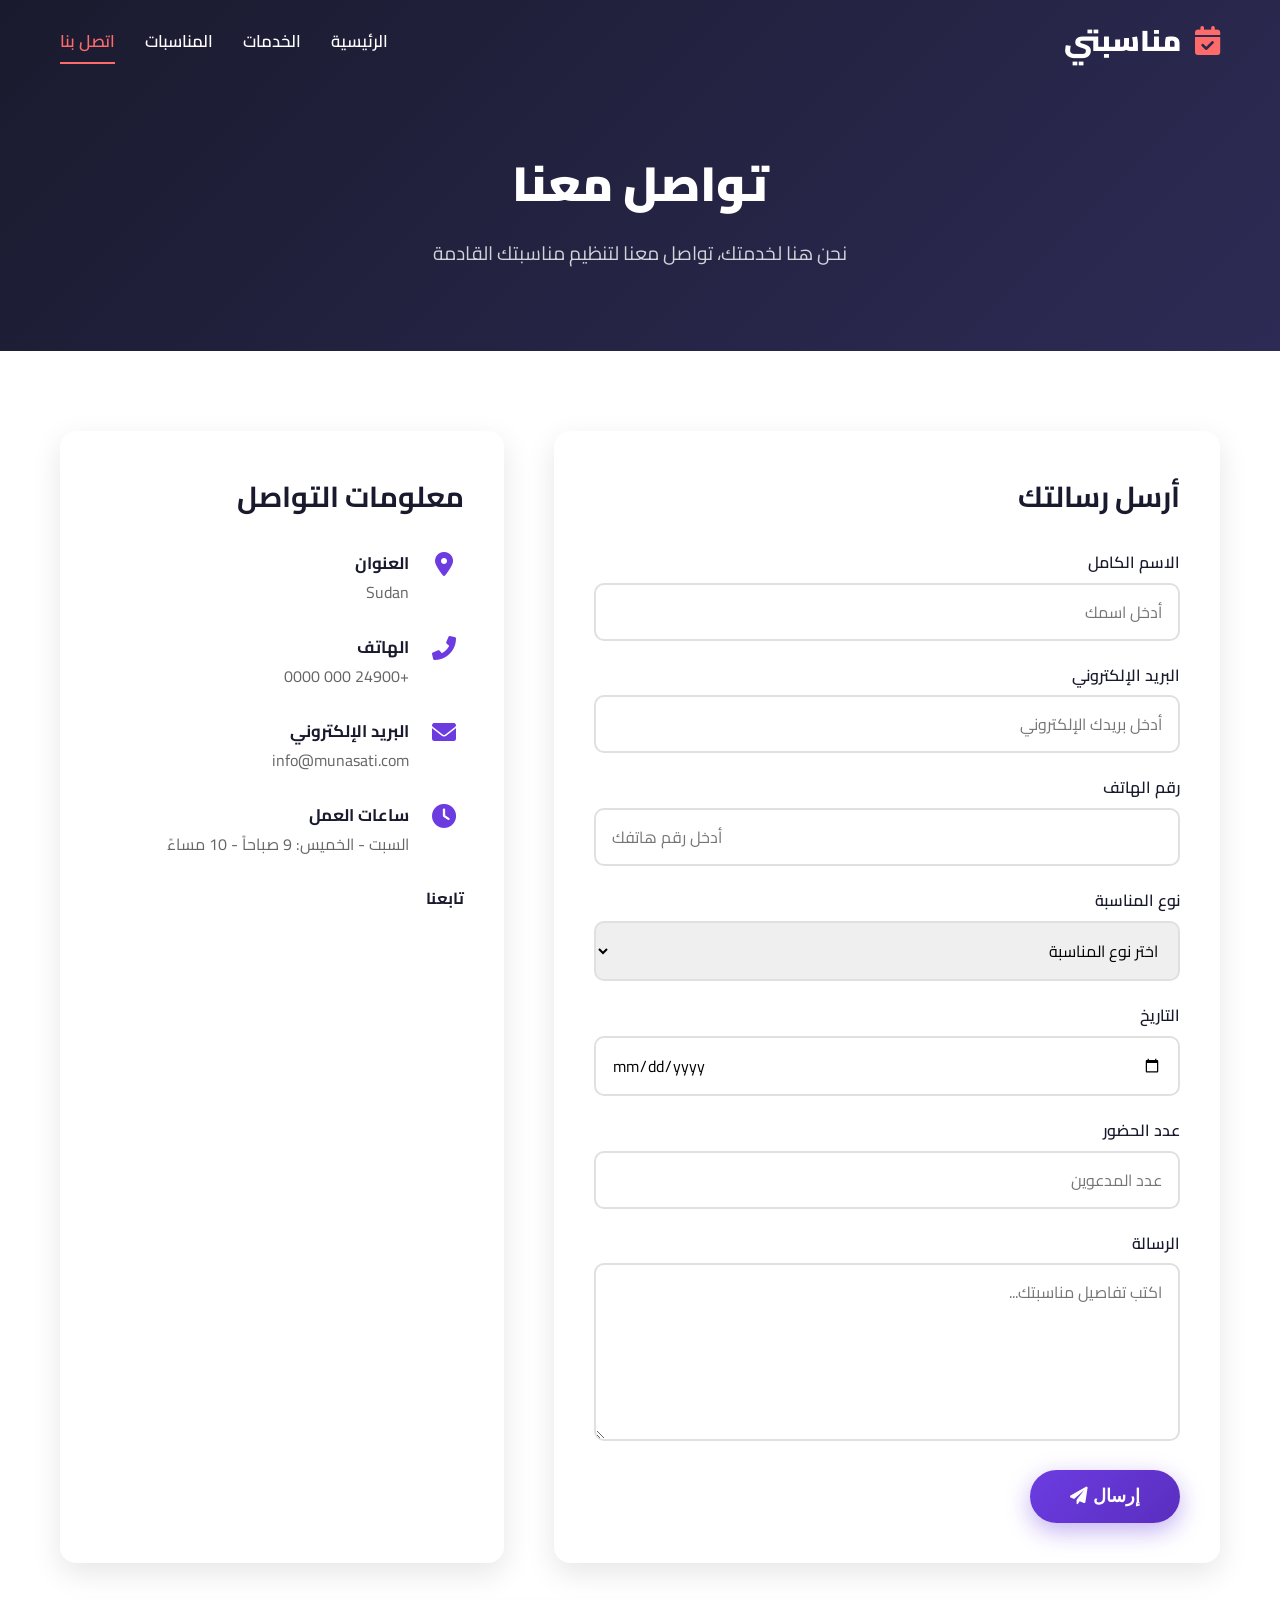
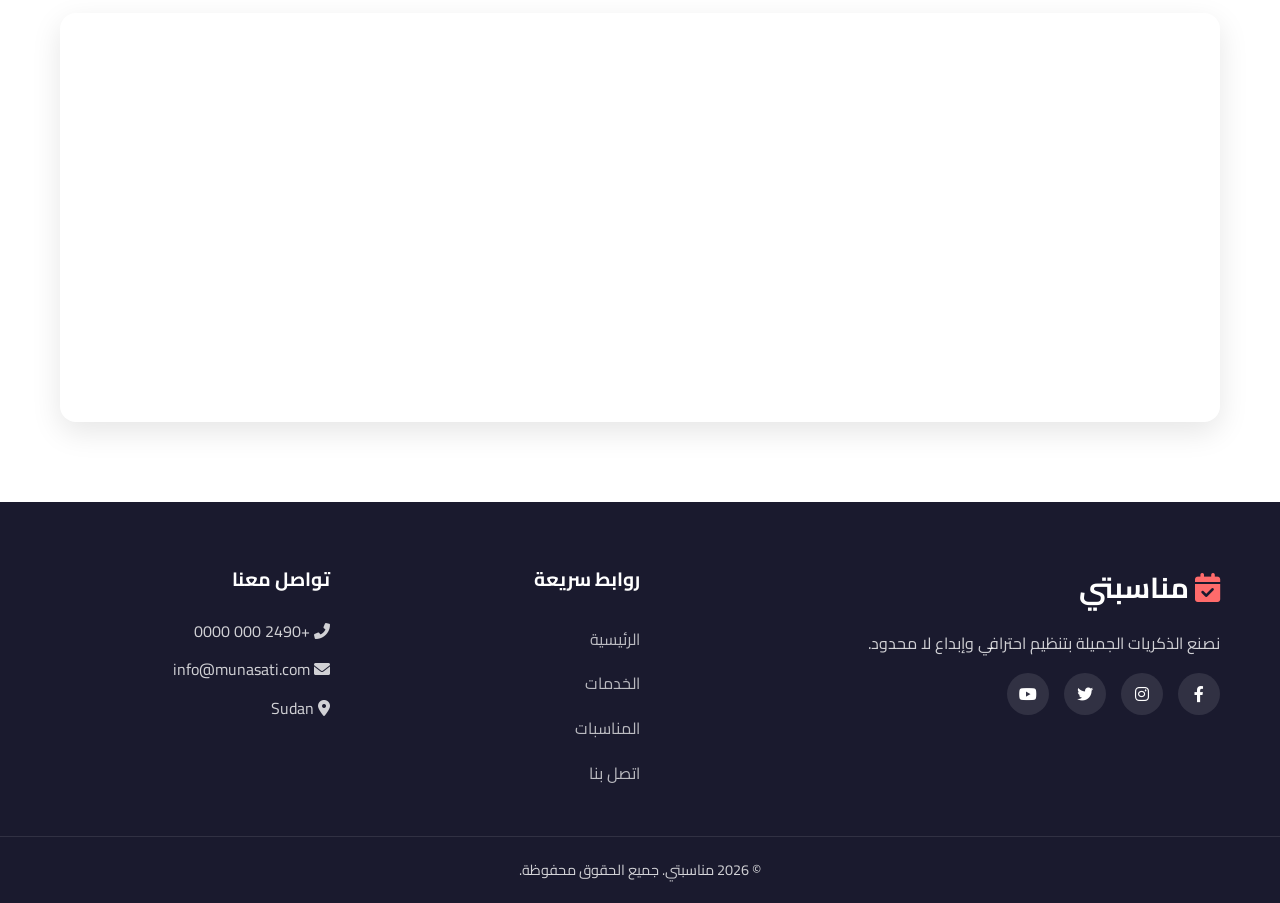
<file: contact.html>
<!DOCTYPE html>
<html lang="ar" dir="rtl">
<head>
    <meta charset="UTF-8">
    <meta name="viewport" content="width=device-width, initial-scale=1.0">
    <title>اتصل بنا | مناسبتي</title>
    <link rel="preconnect" href="https://fonts.googleapis.com">
    <link rel="preconnect" href="https://fonts.gstatic.com" crossorigin>
    <link href="https://fonts.googleapis.com/css2?family=Cairo:wght@300;400;600;700;900&display=swap" rel="stylesheet">
    <link rel="stylesheet" href="https://cdnjs.cloudflare.com/ajax/libs/font-awesome/6.0.0-beta3/css/all.min.css">
    <link rel="stylesheet" href="css/style.css">
</head>
<body>
    <!-- الهيدر -->
    <header class="header" id="header">
        <div class="container header-container">
            <div class="logo">
                <a href="index.html"><i class="fas fa-calendar-check"></i> مناسبتي</a>
            </div>
            <nav class="navbar" id="navbar">
                <ul class="nav-menu">
                    <li><a href="index.html">الرئيسية</a></li>
                    <li><a href="services.html">الخدمات</a></li>
                    <li><a href="events.html">المناسبات</a></li>
                    <li><a href="contact.html" class="active">اتصل بنا</a></li>
                </ul>
                <div class="hamburger" id="hamburger">
                    <span class="bar"></span>
                    <span class="bar"></span>
                    <span class="bar"></span>
                </div>
            </nav>
        </div>
    </header>

    <main>
        <!-- عنوان الصفحة -->
        <section class="page-header section-padding">
            <div class="container">
                <h1>تواصل معنا</h1>
                <p>نحن هنا لخدمتك، تواصل معنا لتنظيم مناسبتك القادمة</p>
            </div>
        </section>

        <!-- نموذج الاتصال ومعلومات التواصل -->
        <section class="contact-section section-padding">
            <div class="container">
                <div class="contact-grid">
                    <!-- نموذج الاتصال -->
                    <div class="contact-form">
                        <h3>أرسل رسالتك</h3>
                        <form id="contactForm">
                            <div class="form-group">
                                <label for="name">الاسم الكامل</label>
                                <input type="text" id="name" placeholder="أدخل اسمك" required>
                            </div>
                            <div class="form-group">
                                <label for="email">البريد الإلكتروني</label>
                                <input type="email" id="email" placeholder="أدخل بريدك الإلكتروني" required>
                            </div>
                            <div class="form-group">
                                <label for="phone">رقم الهاتف</label>
                                <input type="tel" id="phone" placeholder="أدخل رقم هاتفك" required>
                            </div>
                            <div class="form-group">
                                <label for="eventType">نوع المناسبة</label>
                                <select id="eventType" required>
                                    <option value="">اختر نوع المناسبة</option>
                                    <option value="زفاف">حفل زفاف</option>
                                    <option value="تخرج">حفل تخرج</option>
                                    <option value="مؤتمر">مؤتمر</option>
                                    <option value="عيد ميلاد">عيد ميلاد</option>
                                    <option value="اجتماع">اجتماع</option>
                                    <option value="خاص">مناسبة خاصة</option>
                                </select>
                            </div>
                            <div class="form-group">
                                <label for="eventDate">التاريخ</label>
                                <input type="date" id="eventDate" required>
                            </div>
                            <div class="form-group">
                                <label for="guests">عدد الحضور</label>
                                <input type="number" id="guests" placeholder="عدد المدعوين" min="1" required>
                            </div>
                            <div class="form-group">
                                <label for="message">الرسالة</label>
                                <textarea id="message" rows="5" placeholder="اكتب تفاصيل مناسبتك..." required></textarea>
                            </div>
                            <button type="submit" class="btn btn-primary">إرسال <i class="fas fa-paper-plane"></i></button>
                        </form>
                        <div id="formMessage" class="form-message"></div>
                    </div>

                    <!-- معلومات التواصل -->
                    <div class="contact-info">
                        <h3>معلومات التواصل</h3>
                        <div class="info-item">
                            <i class="fas fa-map-marker-alt"></i>
                            <div>
                                <h4>العنوان</h4>
                                <p>Sudan</p>
                            </div>
                        </div>
                        <div class="info-item">
                            <i class="fas fa-phone-alt"></i>
                            <div>
                                <h4>الهاتف</h4>
                                <p>+24900 000 0000</p>
                            </div>
                        </div>
                        <div class="info-item">
                            <i class="fas fa-envelope"></i>
                            <div>
                                <h4>البريد الإلكتروني</h4>
                                <p>info@munasati.com</p>
                            </div>
                        </div>
                        <div class="info-item">
                            <i class="fas fa-clock"></i>
                            <div>
                                <h4>ساعات العمل</h4>
                                <p>السبت - الخميس: 9 صباحاً - 10 مساءً</p>
                            </div>
                        </div>
                        <div class="social-media">
                            <h4>تابعنا</h4>
                            <div class="social-icons">
                                <a href="#"><i class="fab fa-facebook-f"></i></a>
                                <a href="#"><i class="fab fa-instagram"></i></a>
                                <a href="#"><i class="fab fa-twitter"></i></a>
                                <a href="#"><i class="fab fa-youtube"></i></a>
                            </div>
                        </div>
                    </div>
                </div>

                <!-- خريطة Google Placeholder -->
                <div class="map-container">
                    <iframe src="https://www.google.com/maps/embed?pb=!1m18!1m12!1m3!1d3620.002!2d46.6753!3d24.7136!2m3!1f0!2f0!3f0!3m2!1i1024!2i768!4f13.1!3m3!1m2!1s0x3e2f0f0f0f0f0f0f%3A0x0!2zMjTCsDQyJzQ5LjAiTiA0NsKwNDAnMzEuMCJF!5e0!3m2!1sar!2ssa!4v1620000000000" width="100%" height="400" style="border:0;" allowfullscreen="" loading="lazy"></iframe>
                </div>
            </div>
        </section>
    </main>

    <!-- الفوتر -->
    <footer class="footer">
        <div class="container footer-grid">
            <div class="footer-col">
                <h3><i class="fas fa-calendar-check"></i> مناسبتي</h3>
                <p>نصنع الذكريات الجميلة بتنظيم احترافي وإبداع لا محدود.</p>
                <div class="social-icons">
                    <a href="#"><i class="fab fa-facebook-f"></i></a>
                    <a href="#"><i class="fab fa-instagram"></i></a>
                    <a href="#"><i class="fab fa-twitter"></i></a>
                    <a href="#"><i class="fab fa-youtube"></i></a>
                </div>
            </div>
            <div class="footer-col">
                <h4>روابط سريعة</h4>
                <ul>
                    <li><a href="index.html">الرئيسية</a></li>
                    <li><a href="services.html">الخدمات</a></li>
                    <li><a href="events.html">المناسبات</a></li>
                    <li><a href="contact.html">اتصل بنا</a></li>
                </ul>
            </div>
            <div class="footer-col">
                <h4>تواصل معنا</h4>
                <p><i class="fas fa-phone-alt"></i> +2490 000 0000</p>
                <p><i class="fas fa-envelope"></i> info@munasati.com</p>
                <p><i class="fas fa-map-marker-alt"></i> Sudan </p>
            </div>
        </div>
        <div class="footer-bottom">
            <p>&copy; 2026 مناسبتي. جميع الحقوق محفوظة.</p>
        </div>
    </footer>

    <button id="back-to-top" class="back-to-top"><i class="fas fa-chevron-up"></i></button>
    <script src="js/script.js"></script>
</body>
</html>
</file>
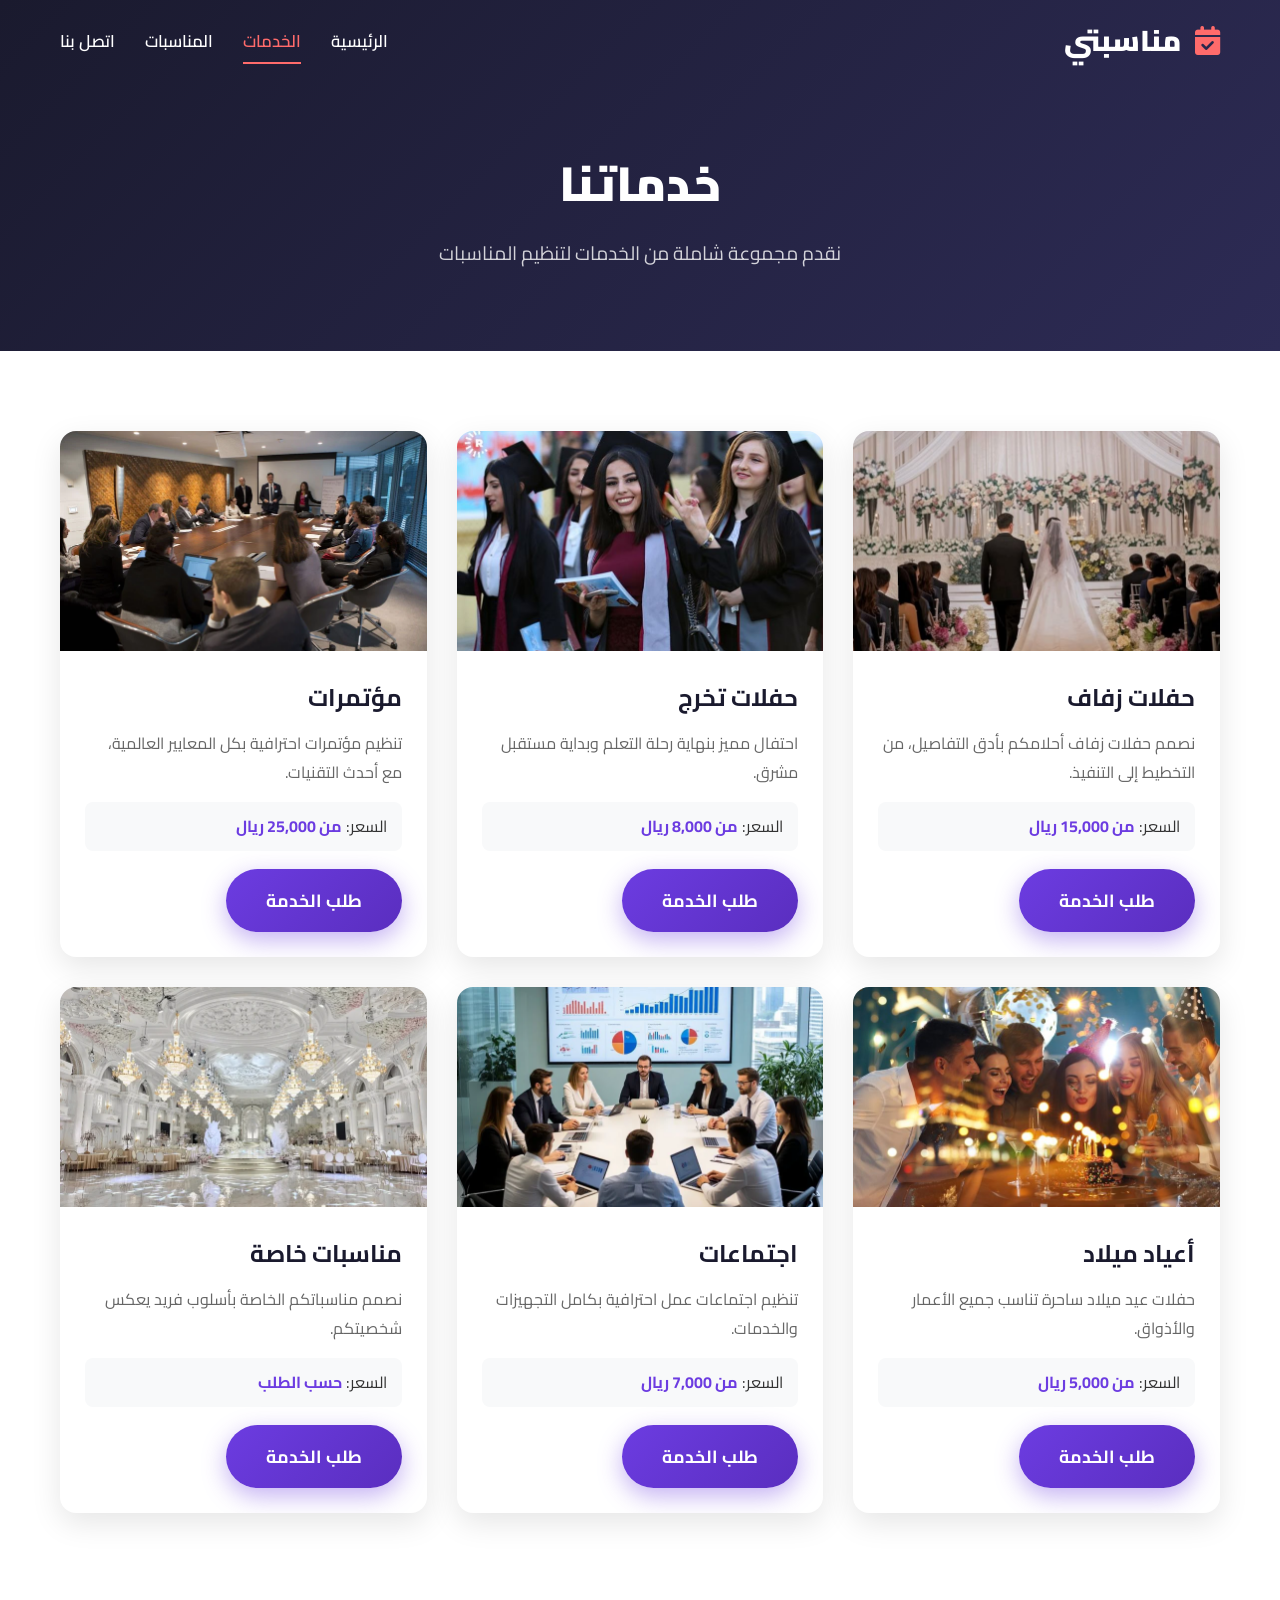
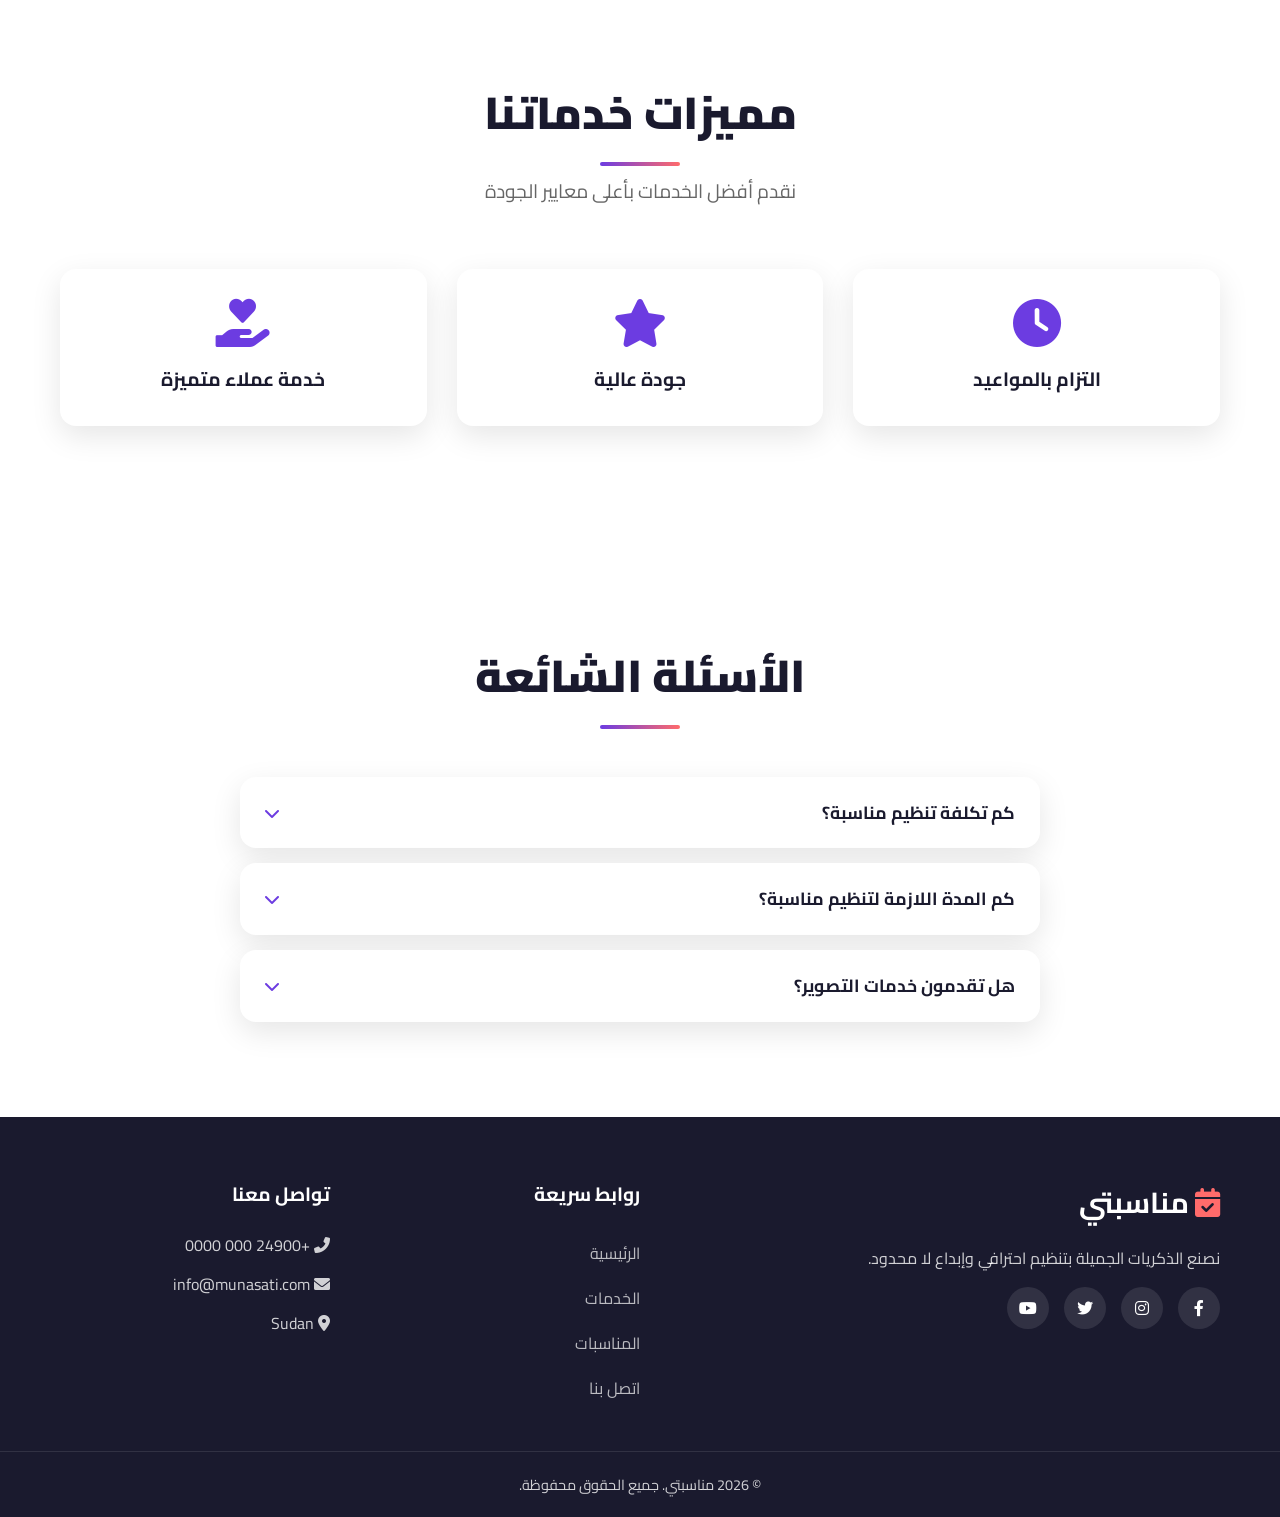
<file: services.html>
<!DOCTYPE html>
<html lang="ar" dir="rtl">
<head>
    <meta charset="UTF-8">
    <meta name="viewport" content="width=device-width, initial-scale=1.0">
    <title>خدماتنا | مناسبتي</title>
    <link rel="preconnect" href="https://fonts.googleapis.com">
    <link rel="preconnect" href="https://fonts.gstatic.com" crossorigin>
    <link href="https://fonts.googleapis.com/css2?family=Cairo:wght@300;400;600;700;900&display=swap" rel="stylesheet">
    <link rel="stylesheet" href="https://cdnjs.cloudflare.com/ajax/libs/font-awesome/6.0.0-beta3/css/all.min.css">
    <link rel="stylesheet" href="css/style.css">
</head>
<body>
    <!-- الهيدر -->
    <header class="header" id="header">
        <div class="container header-container">
            <div class="logo">
                <a href="index.html"><i class="fas fa-calendar-check"></i> مناسبتي</a>
            </div>
            <nav class="navbar" id="navbar">
                <ul class="nav-menu">
                    <li><a href="index.html">الرئيسية</a></li>
                    <li><a href="services.html" class="active">الخدمات</a></li>
                    <li><a href="events.html">المناسبات</a></li>
                    <li><a href="contact.html">اتصل بنا</a></li>
                </ul>
                <div class="hamburger" id="hamburger">
                    <span class="bar"></span>
                    <span class="bar"></span>
                    <span class="bar"></span>
                </div>
            </nav>
        </div>
    </header>

    <main>
        <!-- عنوان الصفحة -->
        <section class="page-header section-padding">
            <div class="container">
                <h1>خدماتنا</h1>
                <p>نقدم مجموعة شاملة من الخدمات لتنظيم المناسبات</p>
            </div>
        </section>

        <!-- قائمة الخدمات -->
        <section class="services-full section-padding">
            <div class="container">
                <div class="services-grid-full">
                    <!-- خدمة 1 -->
                    <div class="service-card-full">
                        <img src="images/service1.jpg" alt="حفلات زفاف">
                        <div class="service-content">
                            <h3>حفلات زفاف</h3>
                            <p>نصمم حفلات زفاف أحلامكم بأدق التفاصيل، من التخطيط إلى التنفيذ.</p>
                            <div class="service-price">
                                <span>السعر: <strong>من 15,000 ريال</strong></span>
                            </div>
                            <a href="contact.html" class="btn btn-primary">طلب الخدمة</a>
                        </div>
                    </div>
                    <!-- خدمة 2 -->
                    <div class="service-card-full">
                        <img src="images/service2.jpg" alt="حفلات تخرج">
                        <div class="service-content">
                            <h3>حفلات تخرج</h3>
                            <p>احتفال مميز بنهاية رحلة التعلم وبداية مستقبل مشرق.</p>
                            <div class="service-price">
                                <span>السعر: <strong>من 8,000 ريال</strong></span>
                            </div>
                            <a href="contact.html" class="btn btn-primary">طلب الخدمة</a>
                        </div>
                    </div>
                    <!-- خدمة 3 -->
                    <div class="service-card-full">
                        <img src="images/service3.jpg" alt="مؤتمرات">
                        <div class="service-content">
                            <h3>مؤتمرات</h3>
                            <p>تنظيم مؤتمرات احترافية بكل المعايير العالمية، مع أحدث التقنيات.</p>
                            <div class="service-price">
                                <span>السعر: <strong>من 25,000 ريال</strong></span>
                            </div>
                            <a href="contact.html" class="btn btn-primary">طلب الخدمة</a>
                        </div>
                    </div>
                    <!-- خدمة 4 -->
                    <div class="service-card-full">
                        <img src="images/service4.jpg" alt="أعياد ميلاد">
                        <div class="service-content">
                            <h3>أعياد ميلاد</h3>
                            <p>حفلات عيد ميلاد ساحرة تناسب جميع الأعمار والأذواق.</p>
                            <div class="service-price">
                                <span>السعر: <strong>من 5,000 ريال</strong></span>
                            </div>
                            <a href="contact.html" class="btn btn-primary">طلب الخدمة</a>
                        </div>
                    </div>
                    <!-- خدمة 5 -->
                    <div class="service-card-full">
                        <img src="images/service5.jpg" alt="اجتماعات">
                        <div class="service-content">
                            <h3>اجتماعات</h3>
                            <p>تنظيم اجتماعات عمل احترافية بكامل التجهيزات والخدمات.</p>
                            <div class="service-price">
                                <span>السعر: <strong>من 7,000 ريال</strong></span>
                            </div>
                            <a href="contact.html" class="btn btn-primary">طلب الخدمة</a>
                        </div>
                    </div>
                    <!-- خدمة 6 -->
                    <div class="service-card-full">
                        <img src="images/service6.jpg" alt="مناسبات خاصة">
                        <div class="service-content">
                            <h3>مناسبات خاصة</h3>
                            <p>نصمم مناسباتكم الخاصة بأسلوب فريد يعكس شخصيتكم.</p>
                            <div class="service-price">
                                <span>السعر: <strong>حسب الطلب</strong></span>
                            </div>
                            <a href="contact.html" class="btn btn-primary">طلب الخدمة</a>
                        </div>
                    </div>
                </div>
            </div>
        </section>

        <!-- المميزات -->
        <section class="features section-padding">
            <div class="container">
                <div class="section-title">
                    <h2>مميزات خدماتنا</h2>
                    <p>نقدم أفضل الخدمات بأعلى معايير الجودة</p>
                </div>
                <div class="features-grid">
                    <div class="feature-item">
                        <i class="fas fa-clock"></i>
                        <h4>التزام بالمواعيد</h4>
                    </div>
                    <div class="feature-item">
                        <i class="fas fa-star"></i>
                        <h4>جودة عالية</h4>
                    </div>
                    <div class="feature-item">
                        <i class="fas fa-hand-holding-heart"></i>
                        <h4>خدمة عملاء متميزة</h4>
                    </div>
                </div>
            </div>
        </section>

        <!-- الأسئلة الشائعة FAQ -->
        <section class="faq section-padding">
            <div class="container">
                <div class="section-title">
                    <h2>الأسئلة الشائعة</h2>
                </div>
                <div class="faq-grid">
                    <div class="faq-item">
                        <div class="faq-question">
                            <h4>كم تكلفة تنظيم مناسبة؟</h4>
                            <i class="fas fa-chevron-down"></i>
                        </div>
                        <div class="faq-answer">
                            <p>التكلفة تعتمد على نوع المناسبة وعدد الحضور والخدمات المطلوبة. نقدم عروضاً تناسب جميع الميزانيات.</p>
                        </div>
                    </div>
                    <div class="faq-item">
                        <div class="faq-question">
                            <h4>كم المدة اللازمة لتنظيم مناسبة؟</h4>
                            <i class="fas fa-chevron-down"></i>
                        </div>
                        <div class="faq-answer">
                            <p>تختلف المدة حسب حجم المناسبة، لكن في المتوسط نحتاج من أسبوعين إلى شهر للتخطيط والتنفيذ.</p>
                        </div>
                    </div>
                    <div class="faq-item">
                        <div class="faq-question">
                            <h4>هل تقدمون خدمات التصوير؟</h4>
                            <i class="fas fa-chevron-down"></i>
                        </div>
                        <div class="faq-answer">
                            <p>نعم، نتعاون مع أفضل المصورين لتوثيق مناسباتكم بأعلى جودة.</p>
                        </div>
                    </div>
                </div>
            </div>
        </section>
    </main>

    <!-- الفوتر -->
    <footer class="footer">
        <div class="container footer-grid">
            <div class="footer-col">
                <h3><i class="fas fa-calendar-check"></i> مناسبتي</h3>
                <p>نصنع الذكريات الجميلة بتنظيم احترافي وإبداع لا محدود.</p>
                <div class="social-icons">
                    <a href="#"><i class="fab fa-facebook-f"></i></a>
                    <a href="#"><i class="fab fa-instagram"></i></a>
                    <a href="#"><i class="fab fa-twitter"></i></a>
                    <a href="#"><i class="fab fa-youtube"></i></a>
                </div>
            </div>
            <div class="footer-col">
                <h4>روابط سريعة</h4>
                <ul>
                    <li><a href="index.html">الرئيسية</a></li>
                    <li><a href="services.html">الخدمات</a></li>
                    <li><a href="events.html">المناسبات</a></li>
                    <li><a href="contact.html">اتصل بنا</a></li>
                </ul>
            </div>
            <div class="footer-col">
                <h4>تواصل معنا</h4>
                <p><i class="fas fa-phone-alt"></i> +24900 000 0000</p>
                <p><i class="fas fa-envelope"></i> info@munasati.com</p>
                <p><i class="fas fa-map-marker-alt"></i> Sudan</p>
            </div>
        </div>
        <div class="footer-bottom">
            <p>&copy; 2026 مناسبتي. جميع الحقوق محفوظة.</p>
        </div>
    </footer>

    <button id="back-to-top" class="back-to-top"><i class="fas fa-chevron-up"></i></button>
    <script src="js/script.js"></script>
</body>
</html>
</file>
<file: css/style.css>
/* ===== RESET & BASE ===== */
* {
    margin: 0;
    padding: 0;
    box-sizing: border-box;
}

:root {
    --primary: #6C3CE1;
    --primary-dark: #5A2EBF;
    --primary-light: #8B6BE8;
    --secondary: #FF6B6B;
    --dark: #1A1A2E;
    --gray: #F8F9FA;
    --text: #333;
    --white: #fff;
    --shadow: 0 10px 30px rgba(0,0,0,0.1);
    --shadow-hover: 0 15px 40px rgba(108, 60, 225, 0.25);
    --transition: all 0.4s cubic-bezier(0.25, 0.46, 0.45, 0.94);
    --radius: 16px;
}

body {
    font-family: 'Cairo', sans-serif;
    background: var(--white);
    color: var(--text);
    line-height: 1.8;
    overflow-x: hidden;
}

.container {
    max-width: 1200px;
    margin: 0 auto;
    padding: 0 20px;
}

.section-padding {
    padding: 80px 0;
}

.section-title {
    text-align: center;
    margin-bottom: 60px;
}

.section-title h2 {
    font-size: 2.8rem;
    font-weight: 900;
    color: var(--dark);
    position: relative;
    display: inline-block;
}

.section-title h2::after {
    content: '';
    position: absolute;
    bottom: -12px;
    left: 50%;
    transform: translateX(-50%);
    width: 80px;
    height: 4px;
    background: linear-gradient(90deg, var(--primary), var(--secondary));
    border-radius: 4px;
}

.section-title p {
    font-size: 1.2rem;
    color: #666;
    margin-top: 20px;
}

img {
    max-width: 100%;
    height: auto;
    display: block;
}

/* ===== HEADER ===== */
.header {
    position: fixed;
    top: 0;
    left: 0;
    right: 0;
    z-index: 1000;
    background: transparent;
    transition: var(--transition);
    padding: 15px 0;
}

.header.scrolled {
    background: rgba(26, 26, 46, 0.95);
    backdrop-filter: blur(10px);
    box-shadow: 0 4px 20px rgba(0,0,0,0.2);
    padding: 10px 0;
}

.header-container {
    display: flex;
    justify-content: space-between;
    align-items: center;
}

.logo a {
    font-size: 1.8rem;
    font-weight: 900;
    color: var(--white);
    text-decoration: none;
    transition: var(--transition);
}

.logo a i {
    color: var(--secondary);
    margin-left: 8px;
}

.nav-menu {
    display: flex;
    list-style: none;
    gap: 30px;
}

.nav-menu a {
    color: var(--white);
    text-decoration: none;
    font-weight: 600;
    font-size: 1.05rem;
    transition: var(--transition);
    position: relative;
    padding: 5px 0;
}

.nav-menu a::after {
    content: '';
    position: absolute;
    bottom: -2px;
    left: 0;
    width: 0;
    height: 2px;
    background: var(--secondary);
    transition: var(--transition);
}

.nav-menu a:hover::after,
.nav-menu a.active::after {
    width: 100%;
}

.nav-menu a.active {
    color: var(--secondary);
}

.hamburger {
    display: none;
    flex-direction: column;
    cursor: pointer;
    gap: 6px;
}

.hamburger .bar {
    width: 28px;
    height: 3px;
    background: var(--white);
    border-radius: 4px;
    transition: var(--transition);
}

.hamburger.active .bar:nth-child(1) {
    transform: rotate(45deg) translate(6px, 6px);
}

.hamburger.active .bar:nth-child(2) {
    opacity: 0;
}

.hamburger.active .bar:nth-child(3) {
    transform: rotate(-45deg) translate(6px, -6px);
}

/* ===== HERO ===== */
.hero {
    position: relative;
    height: 100vh;
    min-height: 600px;
    display: flex;
    align-items: center;
    justify-content: center;
    text-align: center;
    background: linear-gradient(135deg, var(--dark), #2D2B55);
    overflow: hidden;
}

.hero-overlay {
    position: absolute;
    top: 0;
    left: 0;
    right: 0;
    bottom: 0;
    background: url('https://images.unsplash.com/photo-1511795409834-ef04bbd61622?ixlib=rb-4.0.3&auto=format&fit=crop&w=1920&q=80') center/cover no-repeat;
    opacity: 0.3;
    z-index: 1;
}

.hero-content {
    position: relative;
    z-index: 2;
    color: var(--white);
    animation: fadeInUp 1s ease;
}

.hero-content h1 {
    font-size: 4rem;
    font-weight: 900;
    margin-bottom: 20px;
    text-shadow: 0 4px 20px rgba(0,0,0,0.3);
}

.hero-content p {
    font-size: 1.4rem;
    margin-bottom: 40px;
    opacity: 0.9;
}

.btn {
    display: inline-block;
    padding: 16px 40px;
    border-radius: 50px;
    text-decoration: none;
    font-weight: 700;
    font-size: 1.1rem;
    transition: var(--transition);
    border: none;
    cursor: pointer;
}

.btn-primary {
    background: linear-gradient(135deg, var(--primary), var(--primary-dark));
    color: var(--white);
    box-shadow: 0 8px 25px rgba(108, 60, 225, 0.4);
}

.btn-primary:hover {
    transform: translateY(-3px) scale(1.02);
    box-shadow: 0 12px 35px rgba(108, 60, 225, 0.5);
}

.btn-outline {
    display: inline-block;
    padding: 10px 28px;
    border-radius: 50px;
    text-decoration: none;
    font-weight: 600;
    border: 2px solid var(--primary);
    color: var(--primary);
    transition: var(--transition);
}

.btn-outline:hover {
    background: var(--primary);
    color: var(--white);
    transform: translateY(-2px);
}

/* ===== ABOUT ===== */
.about-grid {
    display: grid;
    grid-template-columns: 1fr 1fr;
    gap: 60px;
    align-items: center;
}

.about-text h3 {
    font-size: 2rem;
    margin-bottom: 20px;
    color: var(--dark);
}

.about-text ul {
    list-style: none;
    margin-top: 20px;
}

.about-text ul li {
    padding: 8px 0;
    display: flex;
    align-items: center;
    gap: 10px;
}

.about-text ul li i {
    color: var(--primary);
    font-size: 1.3rem;
}

.about-image {
    border-radius: var(--radius);
    overflow: hidden;
    box-shadow: var(--shadow);
    transition: var(--transition);
}

.about-image:hover {
    transform: scale(1.02);
    box-shadow: var(--shadow-hover);
}

/* ===== SERVICES SHORT ===== */
.services-grid {
    display: grid;
    grid-template-columns: repeat(3, 1fr);
    gap: 30px;
}

.service-card {
    background: var(--white);
    padding: 40px 30px;
    border-radius: var(--radius);
    text-align: center;
    box-shadow: var(--shadow);
    transition: var(--transition);
    border: 1px solid #f0f0f0;
}

.service-card:hover {
    transform: translateY(-10px);
    box-shadow: var(--shadow-hover);
    border-color: var(--primary-light);
}

.service-card i {
    font-size: 3.5rem;
    color: var(--primary);
    margin-bottom: 20px;
}

.service-card h3 {
    font-size: 1.5rem;
    margin-bottom: 15px;
    color: var(--dark);
}

.service-card p {
    color: #666;
    margin-bottom: 20px;
}

/* ===== WHY US ===== */
.why-us {
    background: var(--gray);
}

.features-grid {
    display: grid;
    grid-template-columns: repeat(3, 1fr);
    gap: 30px;
    margin-bottom: 50px;
}

.feature-item {
    text-align: center;
    padding: 30px 20px;
    background: var(--white);
    border-radius: var(--radius);
    box-shadow: var(--shadow);
    transition: var(--transition);
}

.feature-item:hover {
    transform: translateY(-5px);
    box-shadow: var(--shadow-hover);
}

.feature-item i {
    font-size: 3rem;
    color: var(--primary);
    margin-bottom: 15px;
}

.feature-item h4 {
    font-size: 1.2rem;
    color: var(--dark);
}

.counters {
    display: grid;
    grid-template-columns: repeat(3, 1fr);
    gap: 30px;
    text-align: center;
}

.counter-box {
    padding: 30px;
    background: var(--white);
    border-radius: var(--radius);
    box-shadow: var(--shadow);
}

.counter-box .counter {
    font-size: 3.5rem;
    font-weight: 900;
    color: var(--primary);
    display: block;
}

.counter-box p {
    font-size: 1.1rem;
    color: #666;
    margin-top: 5px;
}

/* ===== GALLERY ===== */
.gallery-grid {
    display: grid;
    grid-template-columns: repeat(3, 1fr);
    gap: 20px;
}

.gallery-grid img {
    width: 100%;
    height: 280px;
    object-fit: cover;
    border-radius: var(--radius);
    transition: var(--transition);
    cursor: pointer;
}

.gallery-grid img:hover {
    transform: scale(1.05);
    box-shadow: var(--shadow-hover);
}

/* ===== TESTIMONIALS ===== */
.testimonials {
    background: linear-gradient(135deg, var(--dark), #2D2B55);
    color: var(--white);
}

.testimonials .section-title h2 {
    color: var(--white);
}

.testimonials .section-title p {
    color: rgba(255,255,255,0.8);
}

.testimonial-grid {
    display: grid;
    grid-template-columns: repeat(3, 1fr);
    gap: 30px;
}

.testimonial-card {
    background: rgba(255,255,255,0.08);
    padding: 30px;
    border-radius: var(--radius);
    backdrop-filter: blur(10px);
    border: 1px solid rgba(255,255,255,0.1);
    transition: var(--transition);
}

.testimonial-card:hover {
    transform: translateY(-5px);
    background: rgba(255,255,255,0.15);
}

.testimonial-card p {
    font-size: 1.1rem;
    font-style: italic;
    margin-bottom: 15px;
}

.testimonial-card h4 {
    font-size: 1.2rem;
    font-weight: 700;
}

.testimonial-card span {
    font-size: 0.9rem;
    opacity: 0.7;
}

/* ===== CTA ===== */
.cta {
    background: linear-gradient(135deg, var(--primary), var(--primary-dark));
    color: var(--white);
    text-align: center;
}

.cta-content h2 {
    font-size: 2.5rem;
    margin-bottom: 30px;
}

.cta .btn-primary {
    background: var(--white);
    color: var(--primary);
}

.cta .btn-primary:hover {
    background: var(--gray);
    transform: translateY(-3px);
}

/* ===== FOOTER ===== */
.footer {
    background: var(--dark);
    color: rgba(255,255,255,0.8);
    padding: 60px 0 0;
}

.footer-grid {
    display: grid;
    grid-template-columns: 2fr 1fr 1fr;
    gap: 40px;
    margin-bottom: 40px;
}

.footer-col h3 {
    color: var(--white);
    font-size: 1.8rem;
    margin-bottom: 15px;
}

.footer-col h3 i {
    color: var(--secondary);
}

.footer-col h4 {
    color: var(--white);
    font-size: 1.2rem;
    margin-bottom: 20px;
}

.footer-col p {
    margin-bottom: 10px;
}

.footer-col ul {
    list-style: none;
}

.footer-col ul li {
    padding: 8px 0;
}

.footer-col ul li a {
    color: rgba(255,255,255,0.7);
    text-decoration: none;
    transition: var(--transition);
}

.footer-col ul li a:hover {
    color: var(--secondary);
    padding-right: 5px;
}

.social-icons {
    display: flex;
    gap: 15px;
    margin-top: 15px;
}

.social-icons a {
    display: inline-flex;
    align-items: center;
    justify-content: center;
    width: 42px;
    height: 42px;
    border-radius: 50%;
    background: rgba(255,255,255,0.1);
    color: var(--white);
    text-decoration: none;
    transition: var(--transition);
}

.social-icons a:hover {
    background: var(--primary);
    transform: translateY(-3px);
}

.footer-bottom {
    border-top: 1px solid rgba(255,255,255,0.1);
    padding: 20px 0;
    text-align: center;
    font-size: 0.9rem;
}

/* ===== BACK TO TOP ===== */
.back-to-top {
    position: fixed;
    bottom: 30px;
    right: 30px;
    width: 50px;
    height: 50px;
    border-radius: 50%;
    background: var(--primary);
    color: var(--white);
    border: none;
    font-size: 1.2rem;
    cursor: pointer;
    box-shadow: 0 4px 15px rgba(108, 60, 225, 0.4);
    transition: var(--transition);
    opacity: 0;
    visibility: hidden;
    z-index: 999;
}

.back-to-top.show {
    opacity: 1;
    visibility: visible;
}

.back-to-top:hover {
    transform: translateY(-3px);
    background: var(--primary-dark);
}

/* ===== SERVICES PAGE ===== */
.page-header {
    background: linear-gradient(135deg, var(--dark), #2D2B55);
    color: var(--white);
    text-align: center;
    padding: 140px 0 80px;
    margin-top: 0;
}

.page-header h1 {
    font-size: 3rem;
    font-weight: 900;
}

.page-header p {
    font-size: 1.2rem;
    opacity: 0.8;
    margin-top: 10px;
}

.services-grid-full {
    display: grid;
    grid-template-columns: repeat(3, 1fr);
    gap: 30px;
}

.service-card-full {
    background: var(--white);
    border-radius: var(--radius);
    overflow: hidden;
    box-shadow: var(--shadow);
    transition: var(--transition);
}

.service-card-full:hover {
    transform: translateY(-10px);
    box-shadow: var(--shadow-hover);
}

.service-card-full img {
    width: 100%;
    height: 220px;
    object-fit: cover;
}

.service-content {
    padding: 25px;
}

.service-content h3 {
    font-size: 1.5rem;
    margin-bottom: 10px;
    color: var(--dark);
}

.service-content p {
    color: #666;
    margin-bottom: 15px;
}

.service-price {
    background: var(--gray);
    padding: 10px 15px;
    border-radius: 8px;
    margin-bottom: 18px;
}

.service-price strong {
    color: var(--primary);
}

/* ===== FAQ ===== */
.faq-grid {
    max-width: 800px;
    margin: 0 auto;
}

.faq-item {
    background: var(--white);
    border-radius: var(--radius);
    margin-bottom: 15px;
    box-shadow: var(--shadow);
    overflow: hidden;
}

.faq-question {
    display: flex;
    justify-content: space-between;
    align-items: center;
    padding: 20px 25px;
    cursor: pointer;
    transition: var(--transition);
}

.faq-question:hover {
    background: var(--gray);
}

.faq-question h4 {
    font-size: 1.1rem;
    color: var(--dark);
}

.faq-question i {
    transition: var(--transition);
    color: var(--primary);
}

.faq-item.active .faq-question i {
    transform: rotate(180deg);
}

.faq-answer {
    max-height: 0;
    overflow: hidden;
    transition: max-height 0.4s ease;
    padding: 0 25px;
}

.faq-item.active .faq-answer {
    max-height: 200px;
    padding: 0 25px 20px;
}

.faq-answer p {
    color: #666;
}

/* ===== EVENTS PAGE ===== */
.events-tools {
    background: var(--gray);
    padding: 30px 0;
}

.search-filter {
    display: flex;
    flex-direction: column;
    gap: 20px;
}

.search-box {
    position: relative;
    max-width: 500px;
    margin: 0 auto;
    width: 100%;
}

.search-box input {
    width: 100%;
    padding: 14px 20px 14px 50px;
    border: 2px solid #ddd;
    border-radius: 50px;
    font-size: 1rem;
    transition: var(--transition);
    font-family: 'Cairo', sans-serif;
}

.search-box input:focus {
    outline: none;
    border-color: var(--primary);
    box-shadow: 0 0 0 4px rgba(108, 60, 225, 0.1);
}

.search-box i {
    position: absolute;
    right: 20px;
    top: 50%;
    transform: translateY(-50%);
    color: #999;
}

.filter-buttons {
    display: flex;
    flex-wrap: wrap;
    justify-content: center;
    gap: 10px;
}

.filter-btn {
    padding: 10px 25px;
    border: 2px solid #ddd;
    border-radius: 50px;
    background: transparent;
    cursor: pointer;
    transition: var(--transition);
    font-weight: 600;
    font-family: 'Cairo', sans-serif;
    font-size: 0.95rem;
}

.filter-btn:hover {
    border-color: var(--primary);
    color: var(--primary);
}

.filter-btn.active {
    background: var(--primary);
    color: var(--white);
    border-color: var(--primary);
}

.events-grid {
    display: grid;
    grid-template-columns: repeat(3, 1fr);
    gap: 30px;
}

.event-card {
    background: var(--white);
    border-radius: var(--radius);
    overflow: hidden;
    box-shadow: var(--shadow);
    transition: var(--transition);
}

.event-card:hover {
    transform: translateY(-8px);
    box-shadow: var(--shadow-hover);
}

.event-card img {
    width: 100%;
    height: 200px;
    object-fit: cover;
}

.event-info {
    padding: 20px;
}

.event-info h3 {
    font-size: 1.3rem;
    color: var(--dark);
    margin-bottom: 8px;
}

.event-info .event-meta {
    display: flex;
    gap: 15px;
    color: #777;
    font-size: 0.9rem;
    margin-bottom: 10px;
}

.event-info .event-meta i {
    margin-left: 5px;
}

.event-info p {
    color: #666;
    margin-bottom: 15px;
}

/* ===== CONTACT PAGE ===== */
.contact-grid {
    display: grid;
    grid-template-columns: 1.5fr 1fr;
    gap: 50px;
    margin-bottom: 50px;
}

.contact-form {
    background: var(--white);
    padding: 40px;
    border-radius: var(--radius);
    box-shadow: var(--shadow);
}

.contact-form h3 {
    font-size: 1.8rem;
    margin-bottom: 25px;
    color: var(--dark);
}

.form-group {
    margin-bottom: 20px;
}

.form-group label {
    display: block;
    font-weight: 600;
    margin-bottom: 6px;
    color: var(--dark);
}

.form-group input,
.form-group select,
.form-group textarea {
    width: 100%;
    padding: 12px 16px;
    border: 2px solid #e0e0e0;
    border-radius: 10px;
    font-size: 1rem;
    transition: var(--transition);
    font-family: 'Cairo', sans-serif;
}

.form-group input:focus,
.form-group select:focus,
.form-group textarea:focus {
    outline: none;
    border-color: var(--primary);
    box-shadow: 0 0 0 4px rgba(108, 60, 225, 0.1);
}

.form-group textarea {
    resize: vertical;
}

.form-message {
    margin-top: 20px;
    padding: 15px;
    border-radius: 10px;
    display: none;
}

.form-message.success {
    display: block;
    background: #d4edda;
    color: #155724;
    border: 1px solid #c3e6cb;
}

.form-message.error {
    display: block;
    background: #f8d7da;
    color: #721c24;
    border: 1px solid #f5c6cb;
}

.contact-info {
    background: var(--white);
    padding: 40px;
    border-radius: var(--radius);
    box-shadow: var(--shadow);
}

.contact-info h3 {
    font-size: 1.8rem;
    margin-bottom: 25px;
    color: var(--dark);
}

.info-item {
    display: flex;
    gap: 15px;
    margin-bottom: 25px;
    align-items: flex-start;
}

.info-item i {
    font-size: 1.5rem;
    color: var(--primary);
    width: 40px;
    text-align: center;
    margin-top: 4px;
}

.info-item h4 {
    font-size: 1.05rem;
    color: var(--dark);
}

.info-item p {
    color: #666;
}

.social-media h4 {
    margin-bottom: 15px;
    color: var(--dark);
}

.map-container {
    border-radius: var(--radius);
    overflow: hidden;
    box-shadow: var(--shadow);
}

/* ===== RESPONSIVE ===== */
@media (max-width: 1024px) {
    .services-grid-full {
        grid-template-columns: repeat(2, 1fr);
    }
    .events-grid {
        grid-template-columns: repeat(2, 1fr);
    }
}

@media (max-width: 768px) {
    .hamburger {
        display: flex;
    }
    
    .nav-menu {
        position: fixed;
        top: 70px;
        right: -100%;
        flex-direction: column;
        background: rgba(26, 26, 46, 0.98);
        width: 80%;
        height: calc(100vh - 70px);
        padding: 40px 30px;
        transition: var(--transition);
        gap: 20px;
        backdrop-filter: blur(10px);
    }
    
    .nav-menu.active {
        right: 0;
    }
    
    .hero-content h1 {
        font-size: 2.5rem;
    }
    
    .hero-content p {
        font-size: 1.1rem;
    }
    
    .about-grid,
    .contact-grid {
        grid-template-columns: 1fr;
    }
    
    .services-grid,
    .features-grid,
    .counters,
    .testimonial-grid,
    .services-grid-full,
    .events-grid {
        grid-template-columns: 1fr;
    }
    
    .gallery-grid {
        grid-template-columns: repeat(2, 1fr);
    }
    
    .footer-grid {
        grid-template-columns: 1fr;
        text-align: center;
    }
    
    .section-title h2 {
        font-size: 2rem;
    }
    
    .section-padding {
        padding: 50px 0;
    }
    
    .contact-form {
        padding: 25px;
    }
    
    .contact-info {
        padding: 25px;
    }
    
    .filter-buttons {
        gap: 8px;
    }
    
    .filter-btn {
        padding: 8px 16px;
        font-size: 0.85rem;
    }
}

@media (max-width: 480px) {
    .gallery-grid {
        grid-template-columns: 1fr;
    }
    
    .hero-content h1 {
        font-size: 2rem;
    }
    
    .hero {
        min-height: 500px;
    }
    
    .btn {
        padding: 14px 30px;
        font-size: 1rem;
    }
    
    .counter-box .counter {
        font-size: 2.5rem;
    }
}

/* ===== ANIMATIONS ===== */
@keyframes fadeInUp {
    from {
        opacity: 0;
        transform: translateY(30px);
    }
    to {
        opacity: 1;
        transform: translateY(0);
    }
}

.fade-in {
    opacity: 0;
    transform: translateY(40px);
    transition: opacity 0.8s ease, transform 0.8s ease;
}

.fade-in.show {
    opacity: 1;
    transform: translateY(0);
}
</file>
